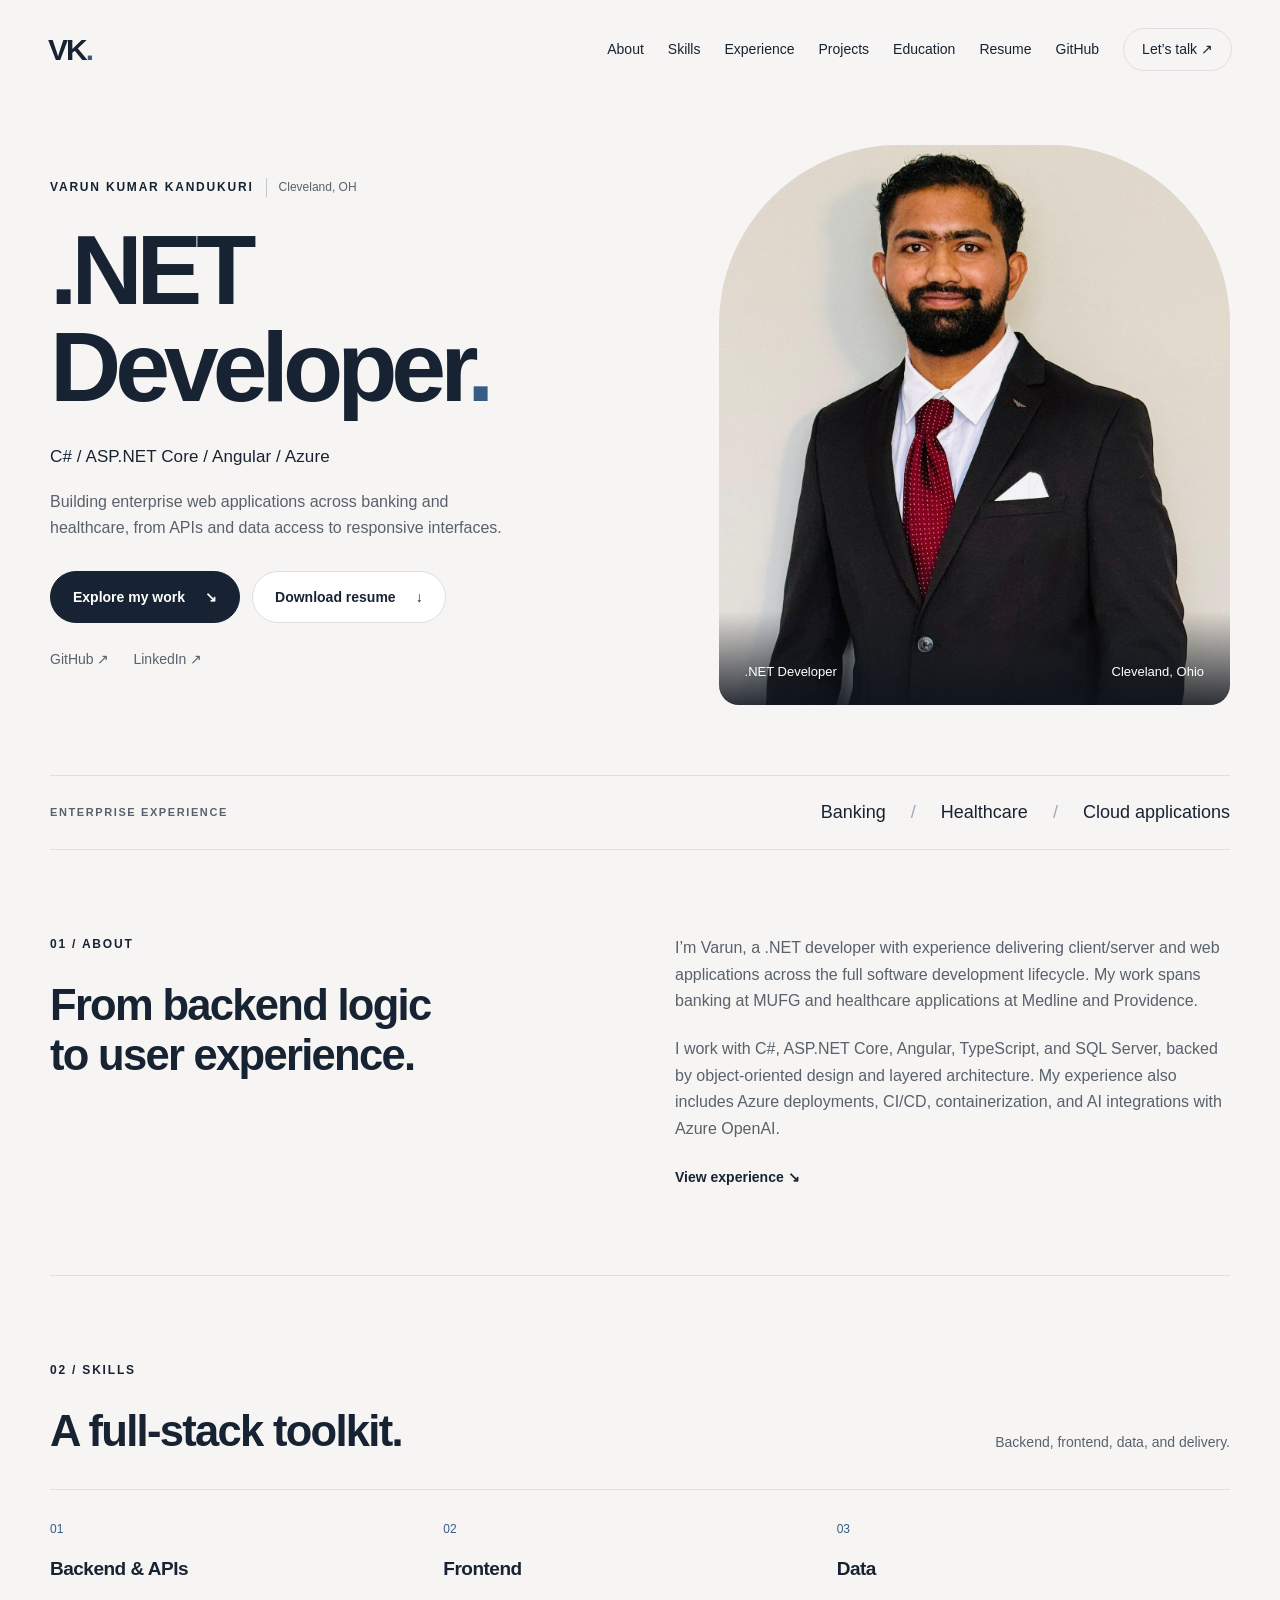
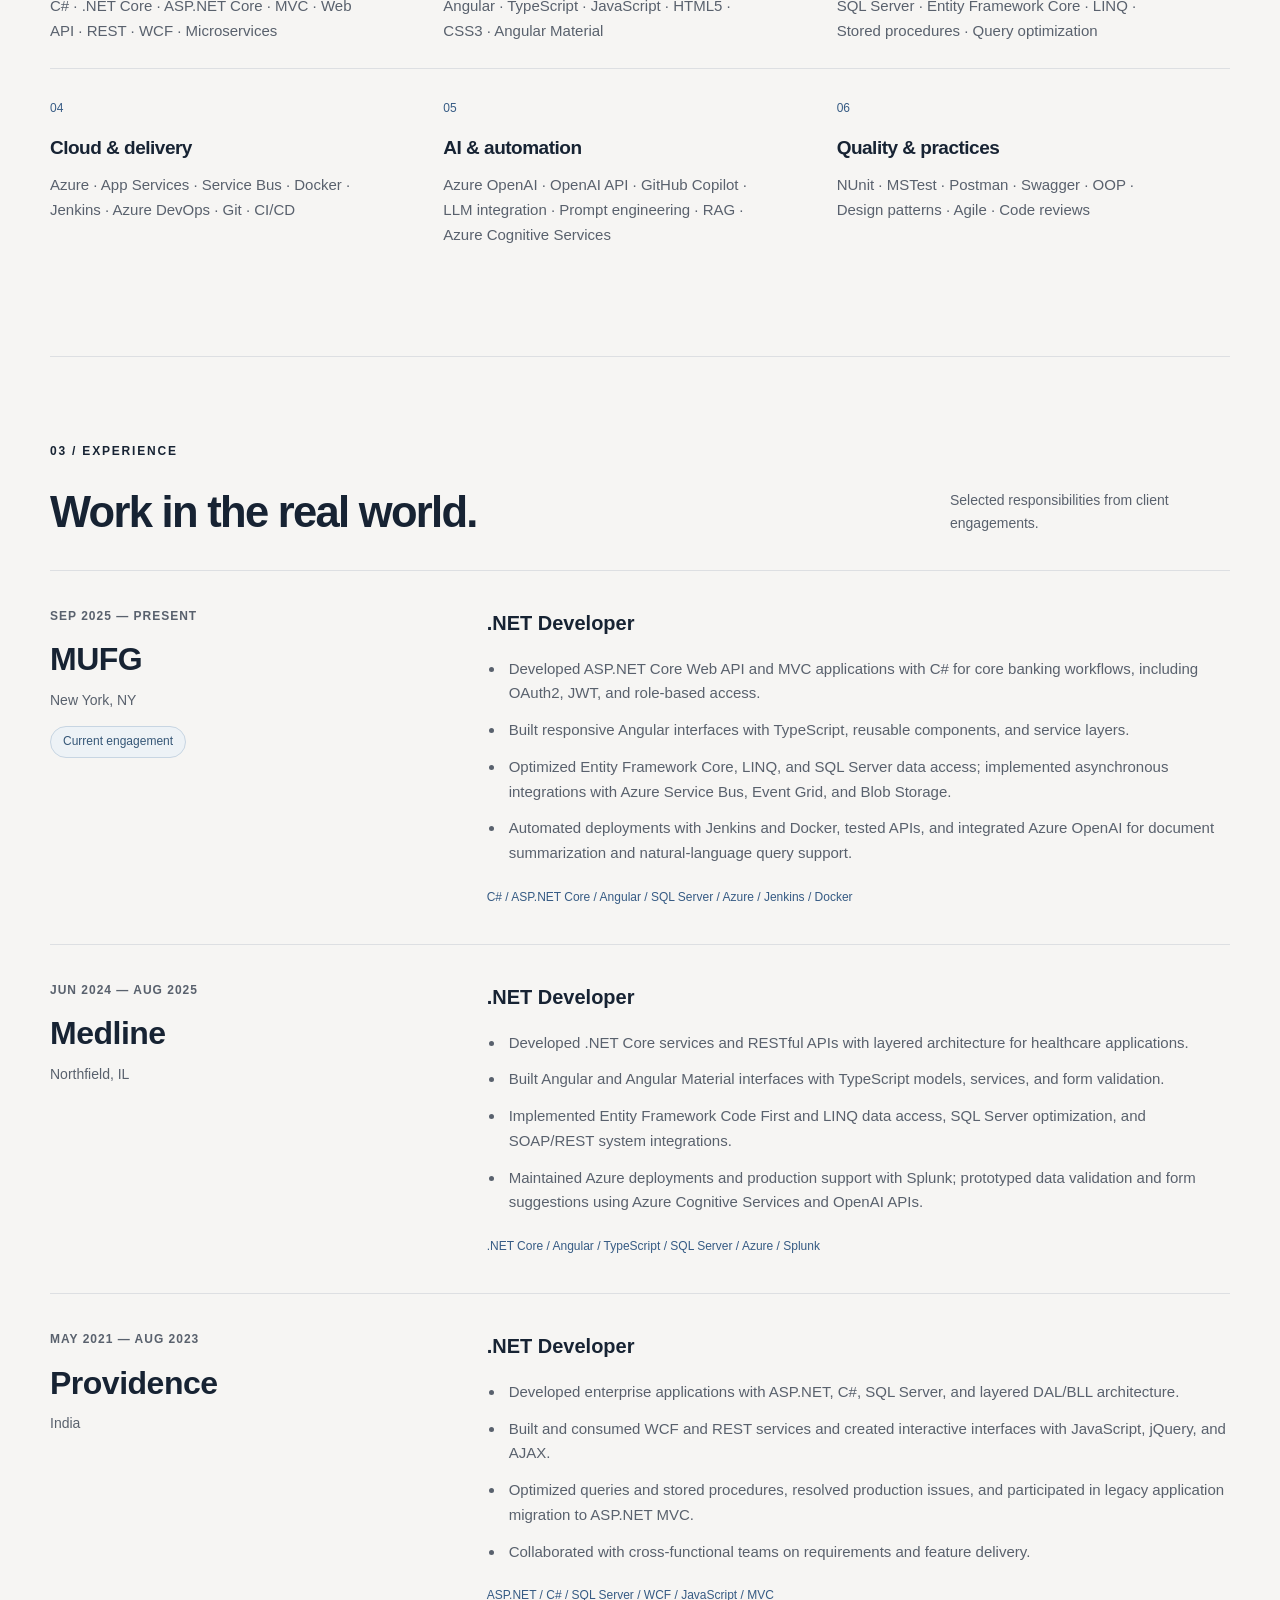
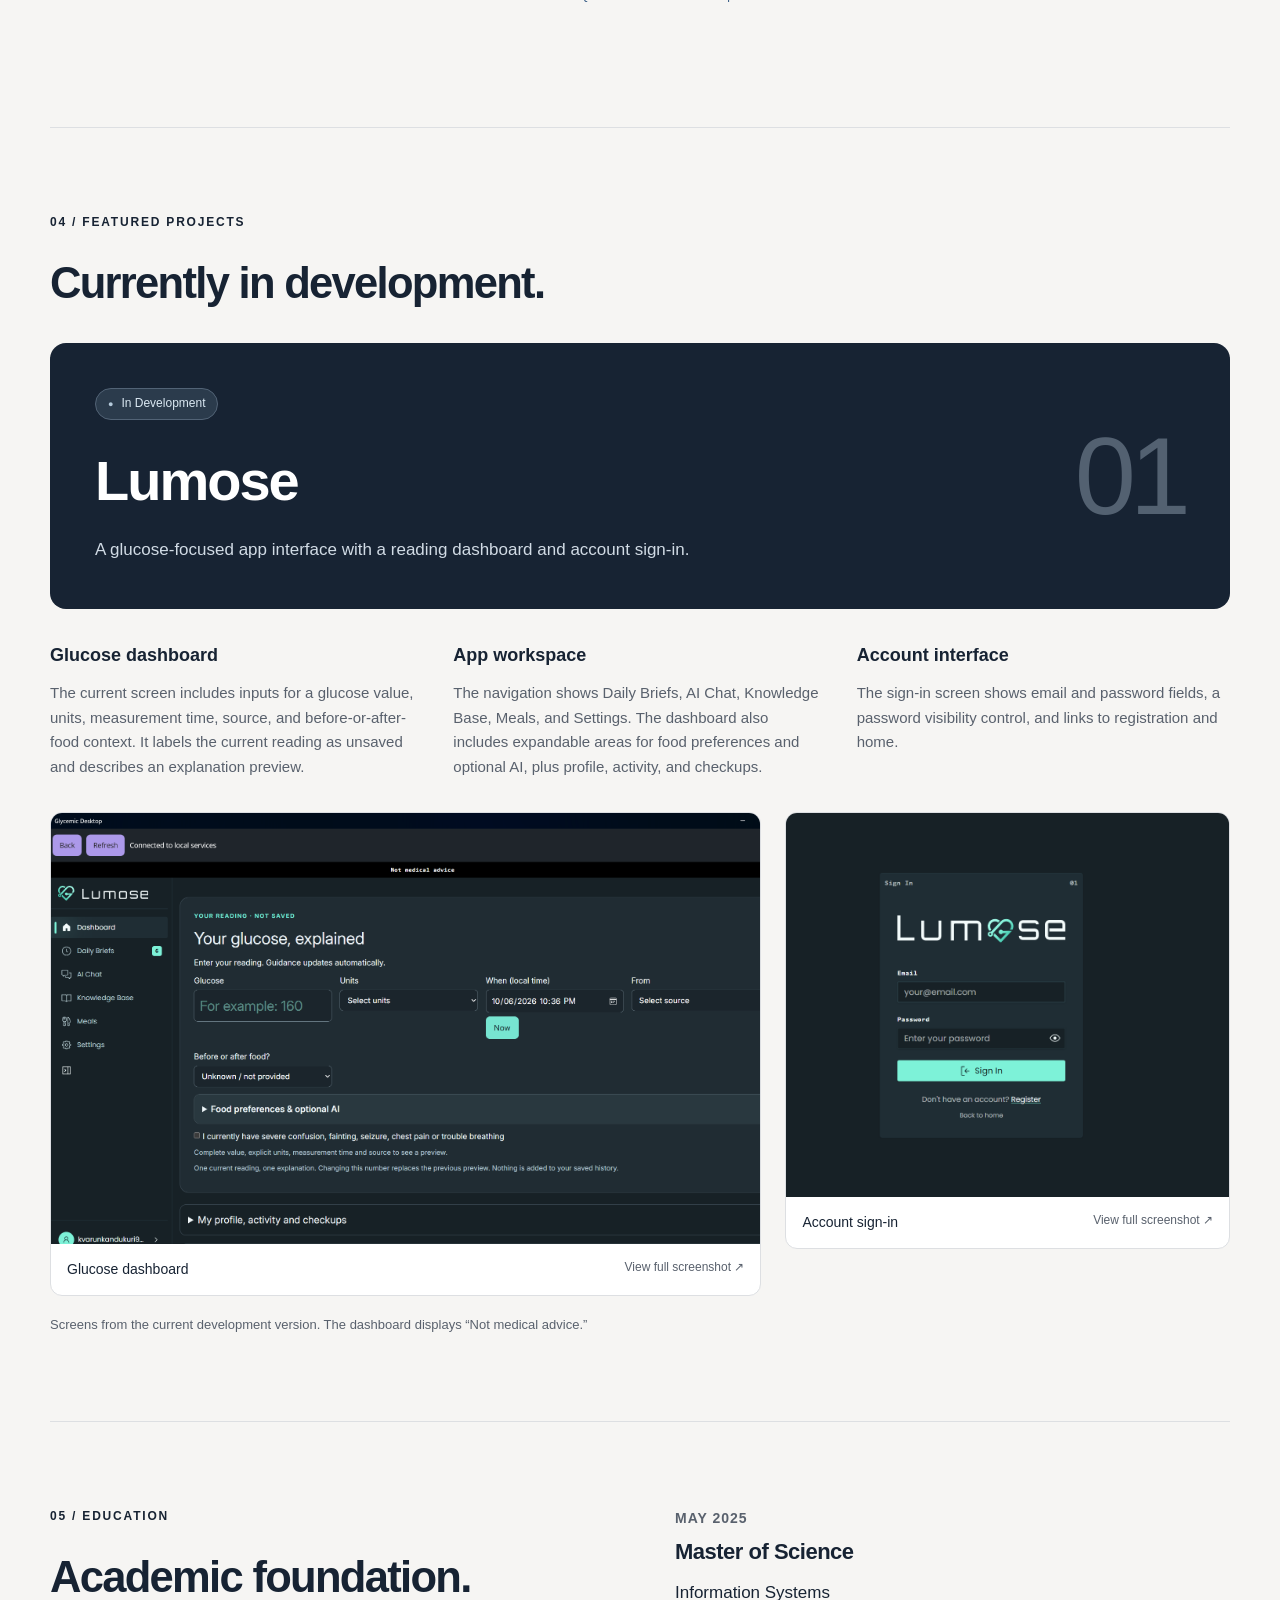
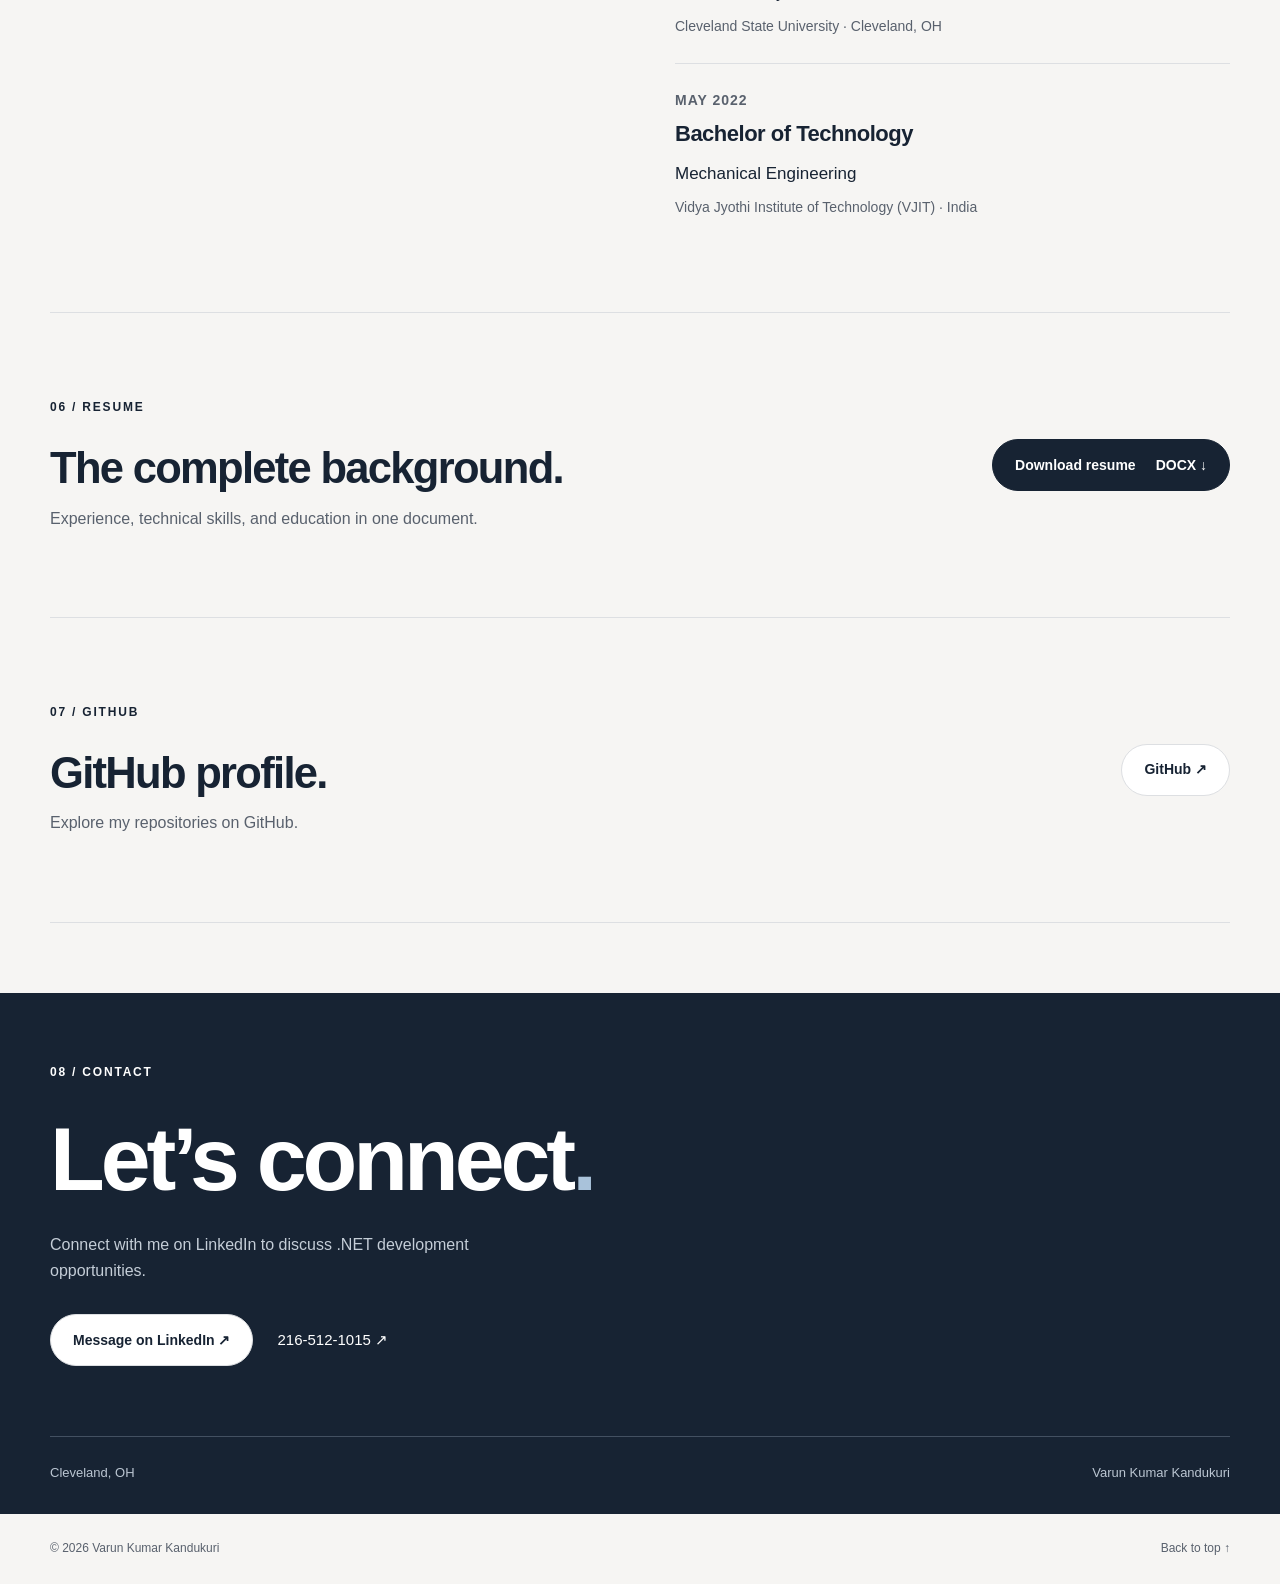
<file: index.html>
<!doctype html>
<html lang="en">
<head>
  <meta charset="UTF-8">
  <meta name="viewport" content="width=device-width, initial-scale=1">
  <meta name="description" content="Varun Kumar Kandukuri — .NET Developer in Cleveland, Ohio. Experience with C#, ASP.NET Core, Angular, SQL Server, Azure, and enterprise applications.">
  <meta name="theme-color" content="#172333">
  <title>Varun Kumar Kandukuri | .NET Developer</title>
  <link rel="icon" href="assets/favicon.svg" type="image/svg+xml">
  <link rel="stylesheet" href="styles.css">
  <script src="script.js" defer></script>
</head>
<body>
<a class="skip-link" href="#main">Skip to content</a>
<header class="header">
  <a class="wordmark" href="#home" aria-label="Varun Kandukuri home">VK<span>.</span></a>
  <button class="menu-toggle" aria-expanded="false" aria-controls="navigation" hidden>Menu <span aria-hidden="true">☰</span></button>
  <nav id="navigation" aria-label="Main navigation">
    <a href="#about">About</a><a href="#skills">Skills</a><a href="#experience">Experience</a><a href="#projects">Projects</a><a href="#education">Education</a><a href="#resume">Resume</a><a href="#github">GitHub</a><a class="nav-contact" href="#contact">Let’s talk ↗</a>
  </nav>
</header>
<main id="main">
  <section id="home" class="hero wrap" aria-labelledby="hero-title">
    <div class="hero-copy">
      <p class="eyebrow">VARUN KUMAR KANDUKURI <span class="location">Cleveland, OH</span></p>
      <h1 id="hero-title">.NET<br>Developer<span class="period">.</span></h1>
      <p class="hero-stack">C# / ASP.NET Core / Angular / Azure</p>
      <p class="hero-description">Building enterprise web applications across banking and healthcare, from APIs and data access to responsive interfaces.</p>
      <div class="actions"><a class="button primary" href="#experience">Explore my work <span aria-hidden="true">↘</span></a><a class="button secondary" href="assets/Varun-Kumar-Kandukuri-Resume.docx" download>Download resume <span aria-hidden="true">↓</span></a></div>
      <div class="social-links"><a data-github href="https://github.com/Varun-2009" target="_blank" rel="noopener noreferrer">GitHub  ↗</a><a href="https://www.linkedin.com/in/varun-kumar-kandukuri-3785932b9/" target="_blank" rel="noopener noreferrer">LinkedIn ↗</a></div>
    </div>
    <figure class="portrait"><img src="assets/varun-kandukuri.jpeg" alt="Professional portrait of Varun Kumar Kandukuri" width="1325" height="1600" fetchpriority="high"><figcaption><span>.NET Developer</span><span>Cleveland, Ohio</span></figcaption></figure>
  </section>
  <div class="industry-bar wrap"><span>ENTERPRISE EXPERIENCE</span><p>Banking <span aria-hidden="true">/</span> Healthcare <span aria-hidden="true">/</span> Cloud applications</p></div>
  <section id="about" class="section wrap split" aria-labelledby="about-title">
    <div><p class="eyebrow">01 / ABOUT</p><h2 id="about-title">From backend logic<br>to user experience.</h2></div>
    <div class="prose"><p>I’m Varun, a .NET developer with experience delivering client/server and web applications across the full software development lifecycle. My work spans banking at MUFG and healthcare applications at Medline and Providence.</p><p>I work with C#, ASP.NET Core, Angular, TypeScript, and SQL Server, backed by object-oriented design and layered architecture. My experience also includes Azure deployments, CI/CD, containerization, and AI integrations with Azure OpenAI.</p><a class="text-link" href="#experience">View experience <span aria-hidden="true">↘</span></a></div>
  </section>
  <section id="skills" class="section wrap" aria-labelledby="skills-title">
    <div class="section-heading"><div><p class="eyebrow">02 / SKILLS</p><h2 id="skills-title">A full-stack toolkit.</h2></div><p>Backend, frontend, data, and delivery.</p></div>
    <div class="skills-grid">
      <article class="skill"><span class="skill-index">01</span><h3>Backend & APIs</h3><p>C# · .NET Core · ASP.NET Core · MVC · Web API · REST · WCF · Microservices</p></article>
      <article class="skill"><span class="skill-index">02</span><h3>Frontend</h3><p>Angular · TypeScript · JavaScript · HTML5 · CSS3 · Angular Material</p></article>
      <article class="skill"><span class="skill-index">03</span><h3>Data</h3><p>SQL Server · Entity Framework Core · LINQ · Stored procedures · Query optimization</p></article>
      <article class="skill"><span class="skill-index">04</span><h3>Cloud & delivery</h3><p>Azure · App Services · Service Bus · Docker · Jenkins · Azure DevOps · Git · CI/CD</p></article>
      <article class="skill"><span class="skill-index">05</span><h3>AI & automation</h3><p>Azure OpenAI · OpenAI API · GitHub Copilot · LLM integration · Prompt engineering · RAG · Azure Cognitive Services</p></article>
      <article class="skill"><span class="skill-index">06</span><h3>Quality & practices</h3><p>NUnit · MSTest · Postman · Swagger · OOP · Design patterns · Agile · Code reviews</p></article>
    </div>
  </section>
  <section id="experience" class="section wrap" aria-labelledby="experience-title">
    <div class="section-heading"><div><p class="eyebrow">03 / EXPERIENCE</p><h2 id="experience-title">Work in the real world.</h2></div><p>Selected responsibilities from client engagements.</p></div>
    <article class="experience-row"><div class="experience-meta"><p class="date">SEP 2025 — PRESENT</p><h3>MUFG</h3><p>New York, NY</p><span class="badge">Current engagement</span></div><div><h4>.NET Developer</h4><ul><li>Developed ASP.NET Core Web API and MVC applications with C# for core banking workflows, including OAuth2, JWT, and role-based access.</li><li>Built responsive Angular interfaces with TypeScript, reusable components, and service layers.</li><li>Optimized Entity Framework Core, LINQ, and SQL Server data access; implemented asynchronous integrations with Azure Service Bus, Event Grid, and Blob Storage.</li><li>Automated deployments with Jenkins and Docker, tested APIs, and integrated Azure OpenAI for document summarization and natural-language query support.</li></ul><p class="technology-line">C# / ASP.NET Core / Angular / SQL Server / Azure / Jenkins / Docker</p></div></article>
    <article class="experience-row"><div class="experience-meta"><p class="date">JUN 2024 — AUG 2025</p><h3>Medline</h3><p>Northfield, IL</p></div><div><h4>.NET Developer</h4><ul><li>Developed .NET Core services and RESTful APIs with layered architecture for healthcare applications.</li><li>Built Angular and Angular Material interfaces with TypeScript models, services, and form validation.</li><li>Implemented Entity Framework Code First and LINQ data access, SQL Server optimization, and SOAP/REST system integrations.</li><li>Maintained Azure deployments and production support with Splunk; prototyped data validation and form suggestions using Azure Cognitive Services and OpenAI APIs.</li></ul><p class="technology-line">.NET Core / Angular / TypeScript / SQL Server / Azure / Splunk</p></div></article>
    <article class="experience-row"><div class="experience-meta"><p class="date">MAY 2021 — AUG 2023</p><h3>Providence</h3><p>India</p></div><div><h4>.NET Developer</h4><ul><li>Developed enterprise applications with ASP.NET, C#, SQL Server, and layered DAL/BLL architecture.</li><li>Built and consumed WCF and REST services and created interactive interfaces with JavaScript, jQuery, and AJAX.</li><li>Optimized queries and stored procedures, resolved production issues, and participated in legacy application migration to ASP.NET MVC.</li><li>Collaborated with cross-functional teams on requirements and feature delivery.</li></ul><p class="technology-line">ASP.NET / C# / SQL Server / WCF / JavaScript / MVC</p></div></article>
  </section>
  <section id="projects" class="section wrap" aria-labelledby="projects-title">
    <p class="eyebrow">04 / FEATURED PROJECTS</p><h2 id="projects-title">Currently in development.</h2>
    <article class="lumose-project" aria-labelledby="lumose-title">
      <div class="project-card"><div><span class="badge development"><span aria-hidden="true">●</span> In Development</span><h3 id="lumose-title">Lumose</h3><p class="project-summary">A glucose-focused app interface with a reading dashboard and account sign-in.</p></div><span class="project-number" aria-hidden="true">01</span></div>
      <div class="project-details">
        <div><h4>Glucose dashboard</h4><p>The current screen includes inputs for a glucose value, units, measurement time, source, and before-or-after-food context. It labels the current reading as unsaved and describes an explanation preview.</p></div>
        <div><h4>App workspace</h4><p>The navigation shows Daily Briefs, AI Chat, Knowledge Base, Meals, and Settings. The dashboard also includes expandable areas for food preferences and optional AI, plus profile, activity, and checkups.</p></div>
        <div><h4>Account interface</h4><p>The sign-in screen shows email and password fields, a password visibility control, and links to registration and home.</p></div>
      </div>
      <div class="project-gallery">
        <figure class="dashboard-preview"><a href="assets/lumose-dashboard.png" target="_blank" rel="noopener noreferrer" aria-label="View full Lumose dashboard screenshot"><img src="assets/lumose-dashboard.png" alt="Lumose dashboard showing glucose reading inputs and navigation to Daily Briefs, AI Chat, Knowledge Base, Meals, and Settings" width="1810" height="1101" loading="lazy"></a><figcaption>Glucose dashboard <span>View full screenshot ↗</span></figcaption></figure>
        <figure class="signin-preview"><a href="assets/lumose-signin.png" target="_blank" rel="noopener noreferrer" aria-label="View full Lumose sign-in screenshot"><img src="assets/lumose-signin.png" alt="Lumose sign-in screen with email and password fields and a registration link" width="1050" height="912" loading="lazy"></a><figcaption>Account sign-in <span>View full screenshot ↗</span></figcaption></figure>
      </div>
      <p class="project-note">Screens from the current development version. The dashboard displays “Not medical advice.”</p>
    </article>
  </section>
  <section id="education" class="section wrap split" aria-labelledby="education-title"><div><p class="eyebrow">05 / EDUCATION</p><h2 id="education-title">Academic foundation.</h2></div><div><article class="education-item"><p class="date">MAY 2025</p><h3>Master of Science</h3><p class="degree">Information Systems</p><p>Cleveland State University · Cleveland, OH</p></article><article class="education-item"><p class="date">MAY 2022</p><h3>Bachelor of Technology</h3><p class="degree">Mechanical Engineering</p><p>Vidya Jyothi Institute of Technology (VJIT) · India</p></article></div></section>
  <section id="resume" class="section wrap resource-section" aria-labelledby="resume-title"><div><p class="eyebrow">06 / RESUME</p><h2 id="resume-title">The complete background.</h2><p>Experience, technical skills, and education in one document.</p></div><a class="button primary" href="assets/Varun-Kumar-Kandukuri-Resume.docx" download>Download resume <span>DOCX ↓</span></a></section>
  <section id="github" class="section wrap resource-section" aria-labelledby="github-title"><div><p class="eyebrow">07 / GITHUB</p><h2 id="github-title">GitHub profile.</h2><p id="github-note">Explore my repositories on GitHub.</p></div><a class="button secondary" data-github href="https://github.com/Varun-2009" target="_blank" rel="noopener noreferrer">GitHub  ↗</a></section>
  <section id="contact" class="contact"><div class="wrap"><p class="eyebrow">08 / CONTACT</p><h2>Let’s connect<span>.</span></h2><p>Connect with me on LinkedIn to discuss .NET development opportunities.</p><div class="actions"><a class="button light" href="https://www.linkedin.com/in/varun-kumar-kandukuri-3785932b9/" target="_blank" rel="noopener noreferrer">Message on LinkedIn ↗</a><a class="phone" href="tel:+12165121015">216-512-1015 ↗</a></div><div class="contact-bottom"><span>Cleveland, OH</span><span>Varun Kumar Kandukuri</span></div></div></section>
</main>
<footer class="wrap"><span>© <span id="year">2026</span> Varun Kumar Kandukuri</span><a href="#home">Back to top ↑</a></footer>
</body>
</html>
</file>
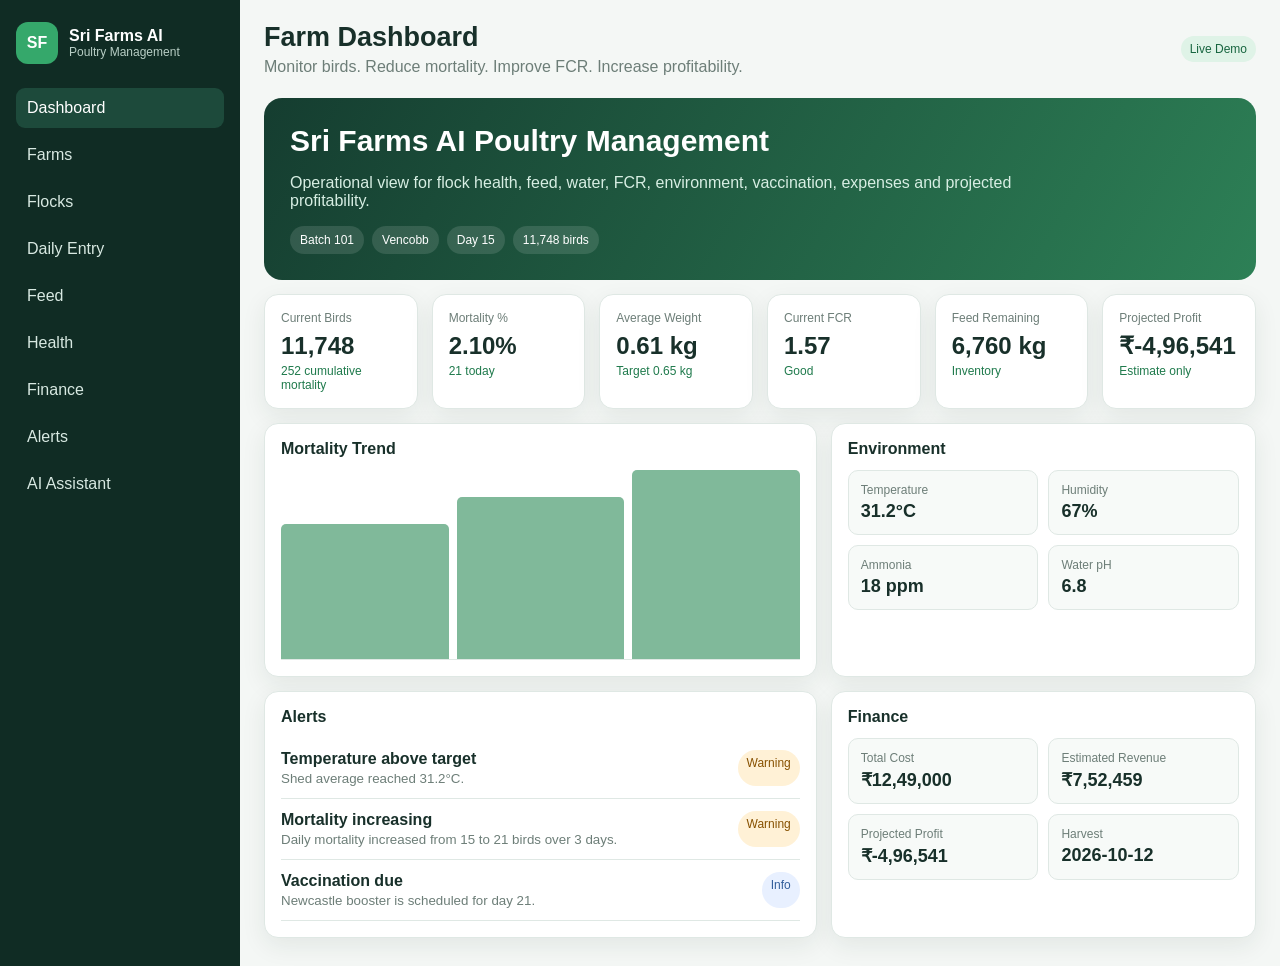
<file: sri-farms-ai/index.html>
<!doctype html>
<html lang="en">
<head>
<meta charset="utf-8" />
<meta name="viewport" content="width=device-width,initial-scale=1" />
<title>Sri Farms AI Poultry Management</title>
<style>
:root{--bg:#f4f7f5;--surface:#fff;--text:#18302a;--muted:#6d7e78;--line:#dfe8e4;--accent:#1f7a4c;--accent2:#e7f4ed;--warn:#b86b00;--danger:#b42318;--shadow:0 8px 24px rgba(24,48,42,.08)}*{box-sizing:border-box}body{margin:0;font-family:Inter,Segoe UI,Arial,sans-serif;background:var(--bg);color:var(--text)}button,input,select{font:inherit}.app{display:grid;grid-template-columns:240px 1fr;min-height:100vh}.side{background:#102c24;color:#fff;padding:22px 16px}.brand{display:flex;gap:11px;align-items:center;margin-bottom:24px}.logo{width:42px;height:42px;border-radius:12px;background:#35a86b;display:grid;place-items:center;font-weight:800}.brand span{display:block;font-size:12px;color:#b8cec5}.nav{display:grid;gap:7px}.nav button{border:0;background:transparent;color:#d8e9e2;text-align:left;padding:11px;border-radius:9px;cursor:pointer}.nav button.active,.nav button:hover{background:#1d4a3b;color:#fff}main{padding:0 24px 28px}.top{display:flex;justify-content:space-between;align-items:center;padding:22px 0}.top h1{margin:0;font-size:27px}.top p{margin:5px 0 0;color:var(--muted)}.badge{font-size:12px;padding:6px 9px;border-radius:999px;background:#dff3e7;color:#17653f}.hero{padding:26px;border-radius:18px;background:linear-gradient(120deg,#153d30,#2d8056);color:#fff}.hero h2{margin:0 0 9px;font-size:30px}.hero p{color:#d7eee3;max-width:780px}.pills{display:flex;gap:8px;flex-wrap:wrap;margin-top:15px}.pill{padding:7px 10px;border-radius:999px;background:rgba(255,255,255,.12);font-size:12px}.grid{display:grid;gap:14px}.kpis{grid-template-columns:repeat(6,minmax(130px,1fr));margin-top:14px}.two{grid-template-columns:1.3fr 1fr;margin-top:14px}.card{background:var(--surface);border:1px solid var(--line);border-radius:14px;padding:16px;box-shadow:var(--shadow)}.label{font-size:12px;color:var(--muted)}.value{font-size:24px;font-weight:750;margin:7px 0 4px}.trend{font-size:12px;color:var(--accent)}.section{display:flex;justify-content:space-between;align-items:center;margin-bottom:12px}.section h3{margin:0;font-size:16px}.metric{display:grid;grid-template-columns:1fr 1fr;gap:10px}.metric div{background:#f7faf8;border:1px solid var(--line);padding:12px;border-radius:10px}.metric span{display:block;font-size:12px;color:var(--muted)}.metric strong{display:block;margin-top:4px;font-size:18px}.chart{height:190px;display:flex;align-items:flex-end;gap:8px;border-bottom:1px solid var(--line)}.bar{flex:1;background:#80b99a;border-radius:5px 5px 0 0;min-height:8px}.alert{display:flex;justify-content:space-between;gap:14px;padding:12px 0;border-bottom:1px solid var(--line)}.alert small{display:block;color:var(--muted);margin-top:3px}.warn{background:#fff1d6;color:#875100}.danger{background:#ffe4e2;color:#9d231c}.info{background:#e8f0ff;color:#315d9a}.table{width:100%;border-collapse:collapse;font-size:13px}.table th,.table td{padding:10px 8px;border-bottom:1px solid var(--line);text-align:left}.table th{color:var(--muted)}.hidden{display:none}.form{display:grid;grid-template-columns:repeat(3,1fr);gap:10px}.field{display:grid;gap:5px}.field label{font-size:12px;color:var(--muted)}.field input,.field select{padding:10px;border:1px solid var(--line);border-radius:8px}.primary{background:var(--accent);color:#fff;border:0;padding:10px 14px;border-radius:9px;cursor:pointer}.chat{display:grid;gap:10px}.chatlog{min-height:280px;display:grid;align-content:start;gap:9px}.msg{padding:10px 12px;border-radius:10px;max-width:78%}.user{justify-self:end;background:#dff1e8}.ai{background:#f4f6f5;border:1px solid var(--line)}.chatrow{display:flex;gap:8px}.chatrow input{flex:1;padding:11px;border:1px solid var(--line);border-radius:9px}@media(max-width:1100px){.kpis{grid-template-columns:repeat(3,1fr)}}@media(max-width:760px){.app{grid-template-columns:1fr}.side{padding-bottom:16px}.nav{grid-template-columns:repeat(2,1fr)}main{padding:0 14px 24px}.top{align-items:flex-start;flex-direction:column;gap:10px}.kpis,.two,.form{grid-template-columns:1fr}}
</style>
</head>
<body>
<div class="app">
<aside class="side"><div class="brand"><div class="logo">SF</div><div><strong>Sri Farms AI</strong><span>Poultry Management</span></div></div><div class="nav" id="nav"></div></aside>
<main><header class="top"><div><h1 id="title">Farm Dashboard</h1><p>Monitor birds. Reduce mortality. Improve FCR. Increase profitability.</p></div><span class="badge">Live Demo</span></header><section id="content"></section></main>
</div>
<script>
const db={farm:{name:'Sri Farms - Chinnagudur',capacity:12000,sheds:2,integrator:'Sneha'},flock:{id:101,breed:'Vencobb',birds:11748,initial:12000,age:15,avgWeight:.61,targetWeight:.65,feedKg:11240,harvest:'2026-10-12'},daily:[{date:'2026-09-13',mortality:15,feed:860,water:1480,temp:30.1,humidity:62,ammonia:13,ph:6.7},{date:'2026-09-14',mortality:18,feed:900,water:1540,temp:30.5,humidity:64,ammonia:15,ph:6.8},{date:'2026-09-15',mortality:21,feed:940,water:1620,temp:31.2,humidity:67,ammonia:18,ph:6.8}],expenses:[420000,730000,27000,35000,22000,15000],feed:[{type:'Starter',purchased:8000,used:5550},{type:'Grower',purchased:10000,used:5690}],alerts:[{s:'Warning',t:'Temperature above target',d:'Shed average reached 31.2°C.'},{s:'Warning',t:'Mortality increasing',d:'Daily mortality increased from 15 to 21 birds over 3 days.'},{s:'Info',t:'Vaccination due',d:'Newcastle booster is scheduled for day 21.'}]};
const pages=['Dashboard','Farms','Flocks','Daily Entry','Feed','Health','Finance','Alerts','AI Assistant'];let current='Dashboard';
const $=s=>document.querySelector(s);const money=v=>'₹'+Math.round(v).toLocaleString('en-IN');
function calc(){const f=db.flock,m=f.initial-f.birds,live=f.birds*f.avgWeight,fcr=f.feedKg/live,spent=db.expenses.reduce((a,b)=>a+b,0),rev=live*105;return{m,live,fcr,spent,rev,profit:rev-spent,d:db.daily.at(-1)}}
function kpi(l,v,t=''){return`<div class="card"><div class="label">${l}</div><div class="value">${v}</div><div class="trend">${t}</div></div>`}
function dashboard(){const c=calc(),d=c.d,rem=db.feed.reduce((s,x)=>s+x.purchased-x.used,0);return`<div class="hero"><h2>Sri Farms AI Poultry Management</h2><p>Operational view for flock health, feed, water, FCR, environment, vaccination, expenses and projected profitability.</p><div class="pills"><span class="pill">Batch ${db.flock.id}</span><span class="pill">${db.flock.breed}</span><span class="pill">Day ${db.flock.age}</span><span class="pill">${db.flock.birds.toLocaleString()} birds</span></div></div><div class="grid kpis">${kpi('Current Birds',db.flock.birds.toLocaleString(),c.m+' cumulative mortality')}${kpi('Mortality %',(c.m/db.flock.initial*100).toFixed(2)+'%',d.mortality+' today')}${kpi('Average Weight',db.flock.avgWeight+' kg','Target '+db.flock.targetWeight+' kg')}${kpi('Current FCR',c.fcr.toFixed(2),c.fcr<1.7?'Good':'Needs attention')}${kpi('Feed Remaining',rem.toLocaleString()+' kg','Inventory')}${kpi('Projected Profit',money(c.profit),'Estimate only')}</div><div class="grid two"><div class="card"><div class="section"><h3>Mortality Trend</h3></div><div class="chart">${db.daily.map(x=>`<div class="bar" style="height:${x.mortality/21*100}%" title="${x.mortality} birds"></div>`).join('')}</div></div><div class="card"><div class="section"><h3>Environment</h3></div><div class="metric"><div><span>Temperature</span><strong>${d.temp}°C</strong></div><div><span>Humidity</span><strong>${d.humidity}%</strong></div><div><span>Ammonia</span><strong>${d.ammonia} ppm</strong></div><div><span>Water pH</span><strong>${d.ph}</strong></div></div></div></div><div class="grid two"><div class="card"><div class="section"><h3>Alerts</h3></div>${db.alerts.map(a=>`<div class="alert"><div><strong>${a.t}</strong><small>${a.d}</small></div><span class="badge ${a.s==='Warning'?'warn':'info'}">${a.s}</span></div>`).join('')}</div><div class="card"><div class="section"><h3>Finance</h3></div><div class="metric"><div><span>Total Cost</span><strong>${money(c.spent)}</strong></div><div><span>Estimated Revenue</span><strong>${money(c.rev)}</strong></div><div><span>Projected Profit</span><strong>${money(c.profit)}</strong></div><div><span>Harvest</span><strong>${db.flock.harvest}</strong></div></div></div></div>`}
function farms(){return`<div class="card"><div class="section"><h3>Farms</h3></div><table class="table"><tr><th>Name</th><th>Capacity</th><th>Sheds</th><th>Integrator</th></tr><tr><td>${db.farm.name}</td><td>${db.farm.capacity.toLocaleString()}</td><td>${db.farm.sheds}</td><td>${db.farm.integrator}</td></tr></table></div>`}
function flocks(){return`<div class="card"><div class="section"><h3>Flocks / Batches</h3></div><table class="table"><tr><th>Batch</th><th>Breed</th><th>Birds</th><th>Age</th><th>Weight</th><th>Harvest</th></tr><tr><td>${db.flock.id}</td><td>${db.flock.breed}</td><td>${db.flock.birds.toLocaleString()}</td><td>${db.flock.age} days</td><td>${db.flock.avgWeight} kg</td><td>${db.flock.harvest}</td></tr></table></div>`}
function daily(){return`<div class="card"><h3>Daily Farm Entry</h3><div class="form"><div class="field"><label>Mortality</label><input id="mort" type="number" value="21"></div><div class="field"><label>Feed (kg)</label><input id="feed" type="number" value="940"></div><div class="field"><label>Water (L)</label><input id="water" type="number" value="1620"></div><div class="field"><label>Temperature °C</label><input id="temp" type="number" value="31.2"></div><div class="field"><label>Humidity %</label><input id="hum" type="number" value="67"></div><div class="field"><label>Ammonia ppm</label><input id="ammo" type="number" value="18"></div></div><p><button class="primary" onclick="saveDaily()">Save Daily Record</button></p><small class="label">This GitHub Pages demo updates in your browser only. The production project connects these screens to SQL Server/EF Core APIs.</small></div>`}
function feed(){const rem=db.feed.reduce((s,x)=>s+x.purchased-x.used,0);return`<div class="card"><div class="section"><h3>Feed Inventory</h3><span class="badge">${rem.toLocaleString()} kg remaining</span></div><table class="table"><tr><th>Type</th><th>Purchased</th><th>Used</th><th>Remaining</th></tr>${db.feed.map(x=>`<tr><td>${x.type}</td><td>${x.purchased} kg</td><td>${x.used} kg</td><td>${x.purchased-x.used} kg</td></tr>`).join('')}</table></div>`}
function health(){return`<div class="grid two"><div class="card"><h3>Vaccination</h3><div class="alert"><div><strong>Newcastle Disease</strong><small>Day 7</small></div><span class="badge">Completed</span></div><div class="alert"><div><strong>IBD / Gumboro</strong><small>Day 14</small></div><span class="badge">Completed</span></div><div class="alert"><div><strong>Newcastle Booster</strong><small>Day 21</small></div><span class="badge warn">Upcoming</span></div></div><div class="card"><h3>Medicine</h3><div class="alert"><div><strong>Electrolyte Support</strong><small>Heat stress support</small></div><span class="badge">Active</span></div></div></div>`}
function finance(){const c=calc();return`<div class="grid kpis">${kpi('Total Cost',money(c.spent))}${kpi('Estimated Revenue',money(c.rev))}${kpi('Projected Profit',money(c.profit))}${kpi('Cost / Bird',money(c.spent/db.flock.birds))}</div>`}
function alerts(){return`<div class="card"><div class="section"><h3>Active Alerts</h3></div>${db.alerts.map(a=>`<div class="alert"><div><strong>${a.t}</strong><small>${a.d}</small></div><span class="badge ${a.s==='Warning'?'warn':'info'}">${a.s}</span></div>`).join('')}</div>`}
function ai(){return`<div class="card chat"><h3>AI Poultry Assistant</h3><div id="chatlog" class="chatlog"><div class="msg ai">Ask about FCR, mortality, feed, water, or projected profit.</div></div><div class="chatrow"><input id="q" placeholder="Why did mortality increase?" onkeydown="if(event.key==='Enter')askAI()"><button class="primary" onclick="askAI()">Ask</button></div></div>`}
function askAI(){const q=$('#q').value.trim();if(!q)return;const c=calc(),l=q.toLowerCase();let a='I can answer from the current farm records.';if(l.includes('fcr'))a=`Current calculated FCR is ${c.fcr.toFixed(2)} based on cumulative feed and estimated live weight.`;else if(l.includes('mortality'))a=`Cumulative mortality is ${c.m} birds. Recent daily mortality is ${db.daily.map(x=>x.mortality).join(' → ')} birds, so the trend should be reviewed with temperature, water, feed and veterinary observations.`;else if(l.includes('feed'))a=`Current feed stock remaining is ${db.feed.reduce((s,x)=>s+x.purchased-x.used,0).toLocaleString()} kg.`;else if(l.includes('profit')||l.includes('revenue'))a=`Estimated revenue is ${money(c.rev)} and projected profit is ${money(c.profit)} using the demo sale-price assumption.`;const log=$('#chatlog');log.innerHTML+=`<div class="msg user">${q.replace(/[<>]/g,'')}</div><div class="msg ai">${a}</div>`;$('#q').value=''}
function saveDaily(){const r={date:new Date().toISOString().slice(0,10),mortality:+$('#mort').value,feed:+$('#feed').value,water:+$('#water').value,temp:+$('#temp').value,humidity:+$('#hum').value,ammonia:+$('#ammo').value,ph:6.8};db.daily.push(r);db.flock.birds=Math.max(0,db.flock.birds-r.mortality);db.flock.feedKg+=r.feed;alert('Daily record saved in this live demo session.');render()}
function render(){const map={'Dashboard':dashboard,'Farms':farms,'Flocks':flocks,'Daily Entry':daily,'Feed':feed,'Health':health,'Finance':finance,'Alerts':alerts,'AI Assistant':ai};$('#title').textContent=current==='Dashboard'?'Farm Dashboard':current;$('#content').innerHTML=map[current]();document.querySelectorAll('.nav button').forEach(b=>b.classList.toggle('active',b.dataset.p===current))}
$('#nav').innerHTML=pages.map(p=>`<button data-p="${p}">${p}</button>`).join('');document.querySelectorAll('.nav button').forEach(b=>b.onclick=()=>{current=b.dataset.p;render()});render();
</script>
</body>
</html>
</file>
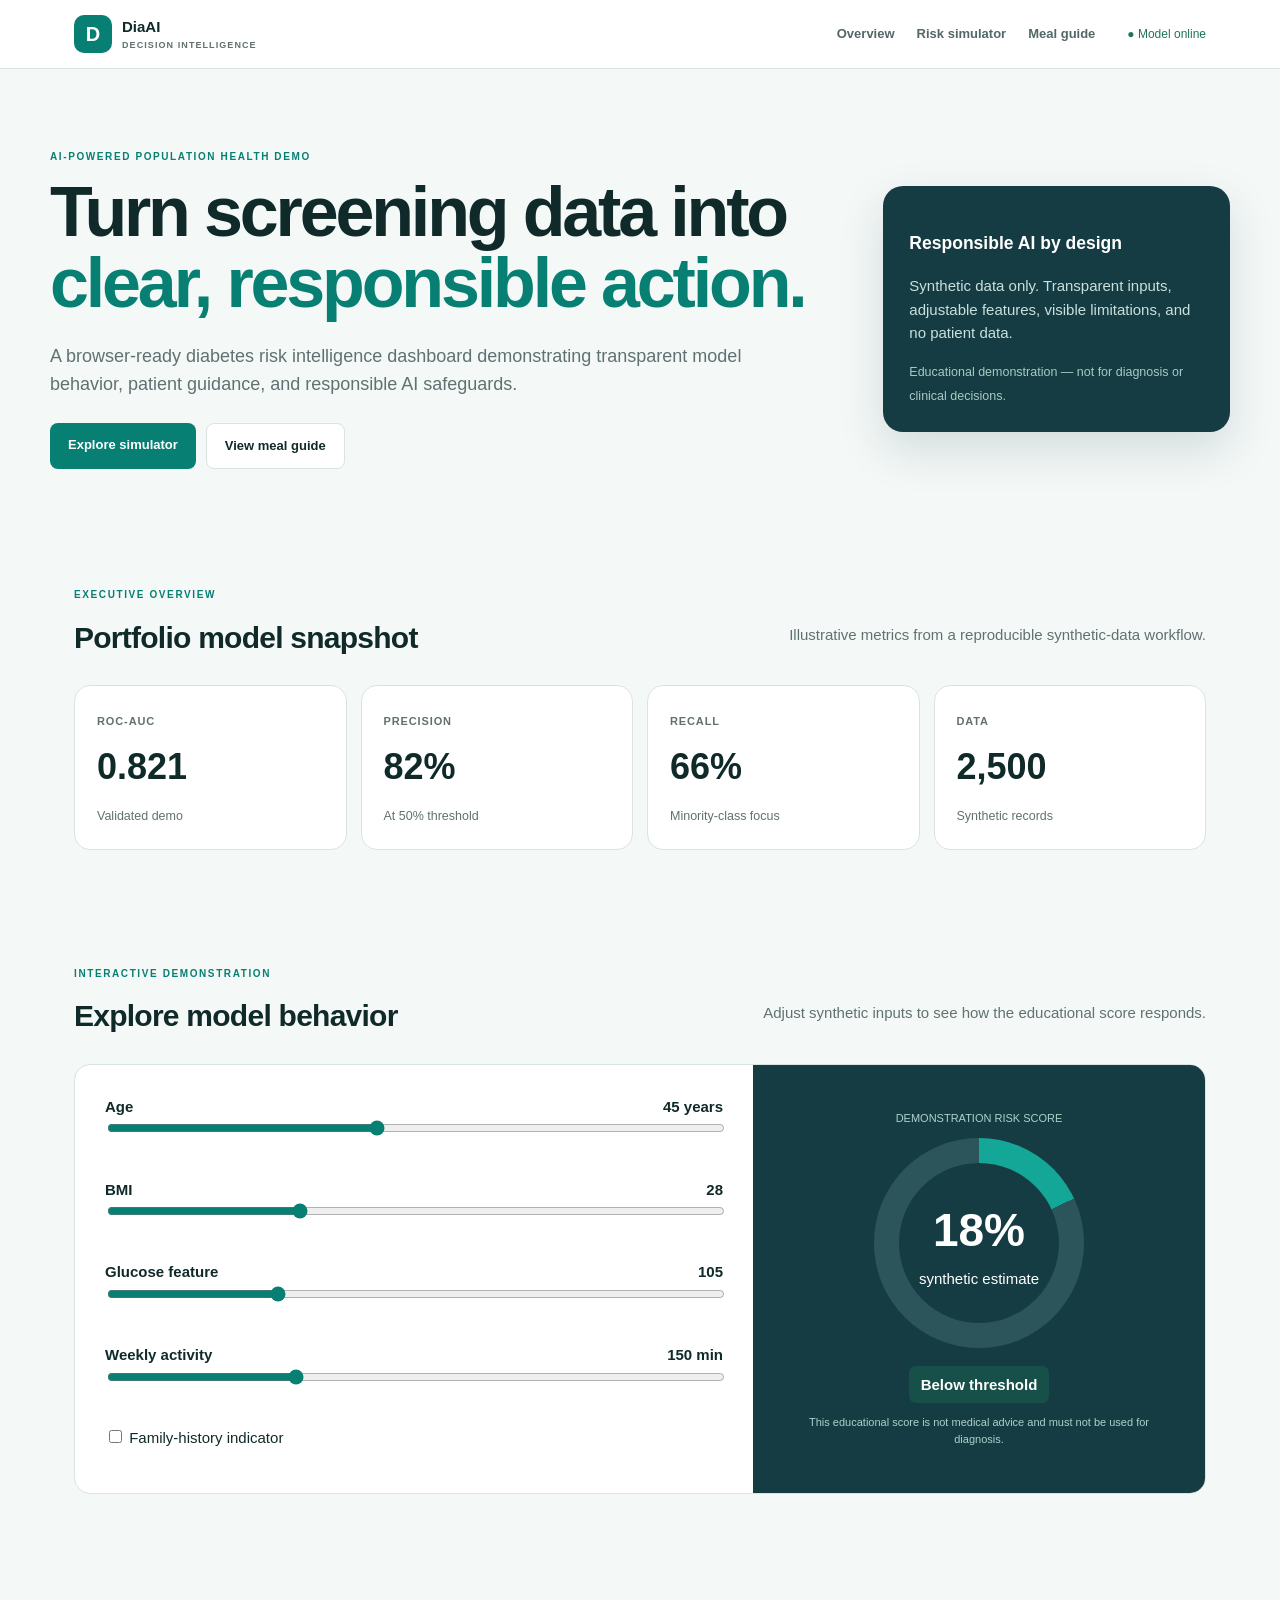
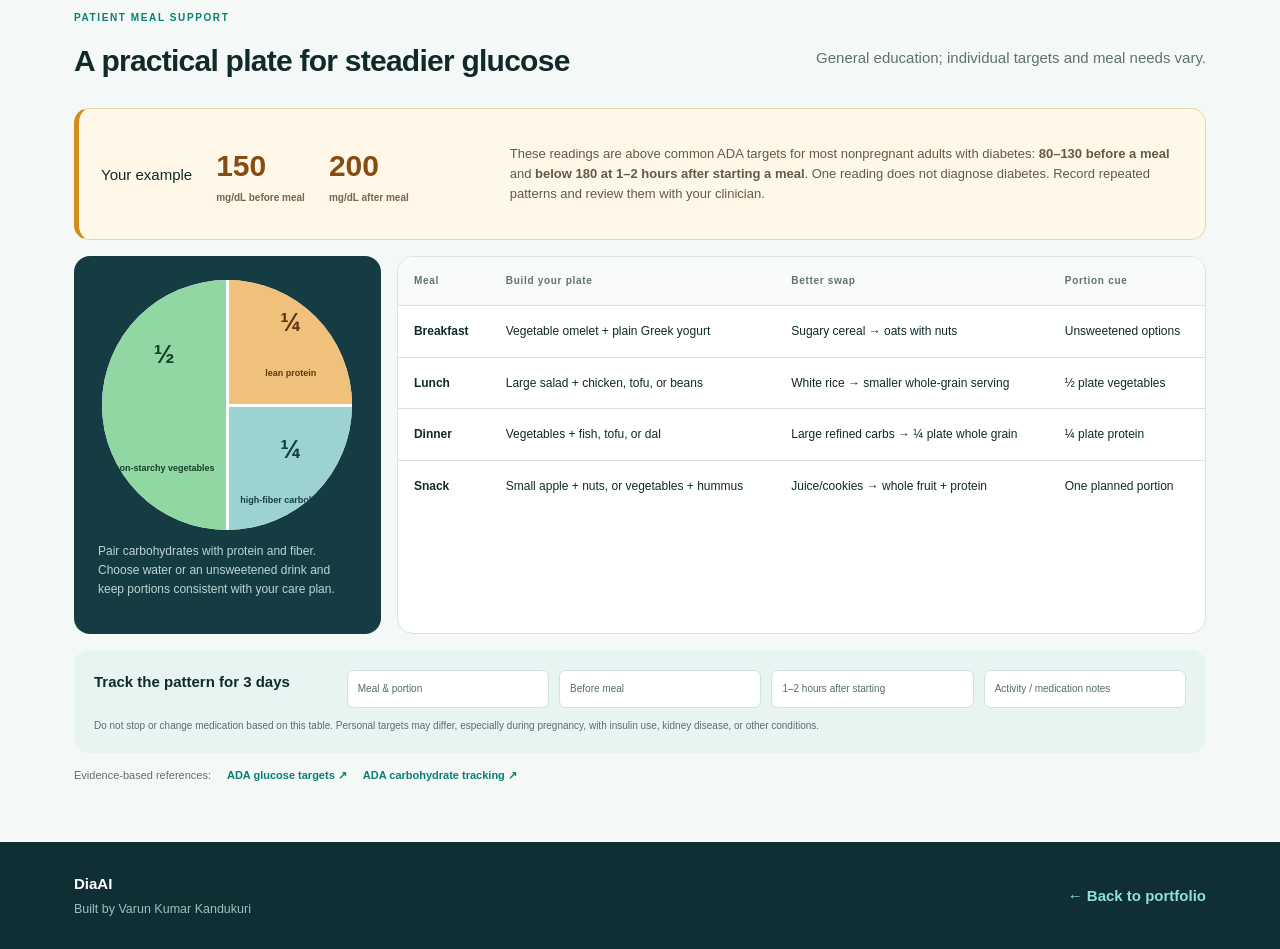
<file: projects/ai-diabetes-risk-dashboard/index.html>
<!doctype html>
<html lang="en">
<head>
<meta charset="utf-8">
<meta name="viewport" content="width=device-width,initial-scale=1">
<title>DiaAI — Diabetes Risk Dashboard</title>
<meta name="description" content="Interactive diabetes risk and patient meal guidance dashboard by Varun Kumar Kandukuri.">
<style>
:root{--ink:#102a2a;--muted:#607171;--line:#d9e4e2;--paper:#f4f8f7;--white:#fff;--teal:#087f73;--teal2:#14a696;--navy:#163c43;--amber:#d18d19}*{box-sizing:border-box}html{scroll-behavior:smooth}body{margin:0;background:var(--paper);color:var(--ink);font:15px/1.55 Arial,sans-serif}a{color:inherit;text-decoration:none}.wrap{max-width:1180px;margin:auto;padding:0 24px}.top{position:sticky;top:0;z-index:9;background:#fffffff2;border-bottom:1px solid var(--line);backdrop-filter:blur(10px)}.top .wrap{height:68px;display:flex;align-items:center;gap:32px}.brand{font-weight:800;display:flex;align-items:center;gap:10px}.mark{display:grid;place-items:center;width:38px;height:38px;border-radius:10px;background:var(--teal);color:#fff;font-size:20px}.brand small{display:block;color:var(--muted);font-size:9px;letter-spacing:.12em}.top nav{display:flex;gap:22px;margin-left:auto;font-size:13px;font-weight:700;color:#526866}.online{font-size:12px;color:#217454}.hero{padding:80px 0 60px;display:grid;grid-template-columns:1.45fr .65fr;gap:60px;align-items:center}.eyebrow{color:var(--teal);font-size:10px;letter-spacing:.16em;font-weight:900;margin:0 0 12px}.hero h1{font-size:clamp(42px,6vw,70px);line-height:1.02;letter-spacing:-.045em;margin:0}.hero h1 span{color:var(--teal)}.lede{font-size:18px;color:var(--muted);max-width:720px;margin:24px 0}.actions{display:flex;gap:10px;flex-wrap:wrap}.btn{display:inline-block;padding:12px 18px;border-radius:8px;font-weight:800;font-size:13px}.primary{background:var(--teal);color:#fff}.secondary{background:#fff;border:1px solid var(--line)}.safety{background:var(--navy);color:#fff;border-radius:20px;padding:26px;box-shadow:0 18px 45px #163c4325}.safety p{color:#c9e0dc}.safety small{color:#a8cac5}.section{padding:58px 0}.head{display:flex;justify-content:space-between;align-items:end;margin-bottom:24px}.head h2{font-size:30px;margin:0;letter-spacing:-.025em}.head>p{color:var(--muted);max-width:460px}.kpis{display:grid;grid-template-columns:repeat(4,1fr);gap:14px}.card,.panel,.tablebox{background:#fff;border:1px solid var(--line);border-radius:16px}.card{padding:22px}.card span{font-size:11px;letter-spacing:.08em;color:var(--muted);font-weight:800}.card strong{display:block;font-size:36px;margin:8px 0}.card small{color:var(--muted)}.sim{display:grid;grid-template-columns:1.2fr .8fr;overflow:hidden}.controls{padding:30px;display:grid;gap:22px}.slider span{display:flex;justify-content:space-between;font-weight:800}.slider input{width:100%;accent-color:var(--teal)}.score{background:var(--navy);color:#fff;padding:34px;display:flex;flex-direction:column;align-items:center;justify-content:center}.gauge{width:210px;height:210px;border-radius:50%;display:grid;place-items:center;background:conic-gradient(var(--teal2) var(--score),#2c555b 0);position:relative}.gauge:before{content:"";position:absolute;width:160px;height:160px;border-radius:50%;background:var(--navy)}.gauge div{position:relative;text-align:center}.gauge strong{display:block;font-size:46px}.score p{font-size:11px;color:#aed0cc;text-align:center}.result{margin-top:18px;padding:7px 12px;border-radius:7px;background:#174f49;font-weight:800}.alert{background:#fff8e9;border:1px solid #edd7a2;border-left:5px solid var(--amber);border-radius:15px;padding:22px;display:grid;grid-template-columns:.8fr 1.4fr;gap:24px;align-items:center}.numbers{display:flex;gap:24px;align-items:center}.numbers strong{font-size:30px;color:#874c12}.numbers small{display:block;font-size:10px;color:#776550}.alert p{font-size:13px;color:#655944}.mealgrid{display:grid;grid-template-columns:.55fr 1.45fr;gap:16px;margin-top:16px}.platecard{background:var(--navy);border-radius:16px;padding:24px;color:#fff}.plate{aspect-ratio:1;border-radius:50%;overflow:hidden;display:grid;grid-template-columns:1fr 1fr;grid-template-rows:1fr 1fr;gap:3px;background:#fff;max-width:250px;margin:auto}.plate span{display:grid;place-items:center;text-align:center;font-size:25px;font-weight:900;padding:10px}.plate small{font-size:9px}.veg{grid-row:1/3;background:#91d7a3;color:#173f29}.protein{background:#f0c17b;color:#5a3911}.carb{background:#9cd2d0;color:#153f43}.platecard p{font-size:12px;color:#bdd5d2}.tablebox{overflow:auto}table{width:100%;border-collapse:collapse}th,td{text-align:left;padding:16px;border-bottom:1px solid var(--line);font-size:12px}th{background:#f8fbfa;color:var(--muted);font-size:10px;letter-spacing:.07em}tr:last-child td{border:0}.track{background:#e8f4f2;margin-top:16px;border-radius:15px;padding:20px}.trackgrid{display:grid;grid-template-columns:1.2fr repeat(4,1fr);gap:10px}.trackgrid span{background:#fff;border:1px solid #cfe2df;border-radius:7px;padding:10px;font-size:10px;color:#506d68}.track p{font-size:10px;color:#56706c;margin-bottom:0}.sources{display:flex;gap:16px;flex-wrap:wrap;margin-top:14px;font-size:11px;color:var(--muted)}.sources a{color:var(--teal);font-weight:800}footer{background:#102f34;color:#fff;padding:30px 0}.foot{display:flex;justify-content:space-between;gap:20px;align-items:center}.foot small{color:#9fc0bc}.foot a{color:#8fe1d7;font-weight:800}@media(max-width:820px){.top nav{display:none}.hero,.sim,.alert,.mealgrid{grid-template-columns:1fr}.kpis{grid-template-columns:1fr 1fr}.trackgrid{grid-template-columns:1fr 1fr}.head{align-items:start;flex-direction:column}.online{margin-left:auto}}@media(max-width:520px){.hero{padding-top:50px}.kpis,.trackgrid{grid-template-columns:1fr}.hero h1{font-size:42px}.foot{align-items:flex-start;flex-direction:column}.numbers{flex-wrap:wrap}}
</style>
</head>
<body>
<header class="top"><div class="wrap"><a class="brand" href="#top"><span class="mark">D</span><span>DiaAI<small>DECISION INTELLIGENCE</small></span></a><nav><a href="#overview">Overview</a><a href="#simulator">Risk simulator</a><a href="#meals">Meal guide</a></nav><span class="online">● Model online</span></div></header>
<main>
<section class="wrap hero" id="top"><div><p class="eyebrow">AI-POWERED POPULATION HEALTH DEMO</p><h1>Turn screening data into <span>clear, responsible action.</span></h1><p class="lede">A browser-ready diabetes risk intelligence dashboard demonstrating transparent model behavior, patient guidance, and responsible AI safeguards.</p><div class="actions"><a class="btn primary" href="#simulator">Explore simulator</a><a class="btn secondary" href="#meals">View meal guide</a></div></div><aside class="safety"><h3>Responsible AI by design</h3><p>Synthetic data only. Transparent inputs, adjustable features, visible limitations, and no patient data.</p><small>Educational demonstration — not for diagnosis or clinical decisions.</small></aside></section>
<section class="section" id="overview"><div class="wrap"><div class="head"><div><p class="eyebrow">EXECUTIVE OVERVIEW</p><h2>Portfolio model snapshot</h2></div><p>Illustrative metrics from a reproducible synthetic-data workflow.</p></div><div class="kpis"><article class="card"><span>ROC-AUC</span><strong>0.821</strong><small>Validated demo</small></article><article class="card"><span>PRECISION</span><strong>82%</strong><small>At 50% threshold</small></article><article class="card"><span>RECALL</span><strong>66%</strong><small>Minority-class focus</small></article><article class="card"><span>DATA</span><strong>2,500</strong><small>Synthetic records</small></article></div></div></section>
<section class="section" id="simulator"><div class="wrap"><div class="head"><div><p class="eyebrow">INTERACTIVE DEMONSTRATION</p><h2>Explore model behavior</h2></div><p>Adjust synthetic inputs to see how the educational score responds.</p></div><div class="panel sim"><div class="controls"><label class="slider"><span>Age <b id="ageV">45 years</b></span><input id="age" type="range" min="18" max="80" value="45"></label><label class="slider"><span>BMI <b id="bmiV">28</b></span><input id="bmi" type="range" min="16" max="55" step=".5" value="28"></label><label class="slider"><span>Glucose feature <b id="glucoseV">105</b></span><input id="glucose" type="range" min="55" max="240" value="105"></label><label class="slider"><span>Weekly activity <b id="activityV">150 min</b></span><input id="activity" type="range" min="0" max="500" value="150"></label><label><input id="family" type="checkbox"> Family-history indicator</label></div><aside class="score"><p>DEMONSTRATION RISK SCORE</p><div class="gauge" id="gauge"><div><strong id="score">18%</strong><span>synthetic estimate</span></div></div><div class="result" id="result">Below threshold</div><p>This educational score is not medical advice and must not be used for diagnosis.</p></aside></div></div></section>
<section class="section" id="meals"><div class="wrap"><div class="head"><div><p class="eyebrow">PATIENT MEAL SUPPORT</p><h2>A practical plate for steadier glucose</h2></div><p>General education; individual targets and meal needs vary.</p></div><div class="alert"><div class="numbers"><span>Your example</span><strong>150<small>mg/dL before meal</small></strong><strong>200<small>mg/dL after meal</small></strong></div><p>These readings are above common ADA targets for most nonpregnant adults with diabetes: <b>80–130 before a meal</b> and <b>below 180 at 1–2 hours after starting a meal</b>. One reading does not diagnose diabetes. Record repeated patterns and review them with your clinician.</p></div><div class="mealgrid"><article class="platecard"><div class="plate"><span class="veg">½<small>non-starchy vegetables</small></span><span class="protein">¼<small>lean protein</small></span><span class="carb">¼<small>high-fiber carbohydrate</small></span></div><p>Pair carbohydrates with protein and fiber. Choose water or an unsweetened drink and keep portions consistent with your care plan.</p></article><div class="tablebox"><table><thead><tr><th>Meal</th><th>Build your plate</th><th>Better swap</th><th>Portion cue</th></tr></thead><tbody><tr><td><b>Breakfast</b></td><td>Vegetable omelet + plain Greek yogurt</td><td>Sugary cereal → oats with nuts</td><td>Unsweetened options</td></tr><tr><td><b>Lunch</b></td><td>Large salad + chicken, tofu, or beans</td><td>White rice → smaller whole-grain serving</td><td>½ plate vegetables</td></tr><tr><td><b>Dinner</b></td><td>Vegetables + fish, tofu, or dal</td><td>Large refined carbs → ¼ plate whole grain</td><td>¼ plate protein</td></tr><tr><td><b>Snack</b></td><td>Small apple + nuts, or vegetables + hummus</td><td>Juice/cookies → whole fruit + protein</td><td>One planned portion</td></tr></tbody></table></div></div><div class="track"><div class="trackgrid"><b>Track the pattern for 3 days</b><span>Meal & portion</span><span>Before meal</span><span>1–2 hours after starting</span><span>Activity / medication notes</span></div><p>Do not stop or change medication based on this table. Personal targets may differ, especially during pregnancy, with insulin use, kidney disease, or other conditions.</p></div><div class="sources"><span>Evidence-based references:</span><a href="https://diabetes.org/living-with-diabetes/treatment-care/checking-your-blood-sugar" target="_blank" rel="noreferrer">ADA glucose targets ↗</a><a href="https://diabetes.org/food-nutrition/understanding-carbs/carb-counting-and-diabetes" target="_blank" rel="noreferrer">ADA carbohydrate tracking ↗</a></div></div></section>
</main>
<footer><div class="wrap foot"><div><b>DiaAI</b><br><small>Built by Varun Kumar Kandukuri</small></div><a href="../../#projects">← Back to portfolio</a></div></footer>
<script>
const ids=["age","bmi","glucose","activity","family"];function update(){const age=+document.querySelector("#age").value,bmi=+document.querySelector("#bmi").value,glucose=+document.querySelector("#glucose").value,activity=+document.querySelector("#activity").value,family=document.querySelector("#family").checked?1:0;const z=-8.1+.035*age+.075*bmi+.032*glucose-.003*activity+.55*family;const score=1/(1+Math.exp(-z)),pct=Math.round(score*100);document.querySelector("#ageV").textContent=age+" years";document.querySelector("#bmiV").textContent=bmi;document.querySelector("#glucoseV").textContent=glucose;document.querySelector("#activityV").textContent=activity+" min";document.querySelector("#score").textContent=pct+"%";document.querySelector("#gauge").style.setProperty("--score",(score*360)+"deg");document.querySelector("#result").textContent=pct>=50?"Review suggested":"Below threshold"}ids.forEach(id=>document.querySelector("#"+id).addEventListener("input",update));update();
</script>
</body></html>
</file>
<file: styles.css>
:root{--ink:#172333;--muted:#59616d;--paper:#f6f5f3;--white:#fff;--line:#dddfe2;--accent:#365b84;--max:1180px}*{box-sizing:border-box}html{scroll-behavior:smooth;scroll-padding-top:100px}body{margin:0;background:var(--paper);color:var(--ink);font:16px/1.65 Arial,Helvetica,sans-serif}a{color:inherit;text-decoration:none}a,button{-webkit-tap-highlight-color:transparent}a:focus-visible,button:focus-visible{outline:3px solid #5588bd;outline-offset:5px}a:hover{text-decoration:underline;text-underline-offset:5px}button{font:inherit}.wrap{width:min(var(--max),calc(100% - 96px));margin-inline:auto}.header{max-width:1440px;margin:auto;display:flex;justify-content:space-between;align-items:center;padding:25px 48px;gap:25px}.wordmark{font-size:30px;font-weight:800;letter-spacing:-2px}.wordmark span{color:var(--accent)}nav{display:flex;gap:24px;align-items:center;font-size:14px}nav .nav-contact{border:1px solid var(--line);border-radius:30px;padding:9px 18px}.hero{display:grid;grid-template-columns:1.18fr 1fr;gap:65px;align-items:center;padding-top:45px;padding-bottom:70px}.eyebrow{font-size:12px;font-weight:700;letter-spacing:1.8px;margin:0 0 25px}.hero .eyebrow{display:flex;flex-wrap:wrap;gap:12px}.location{color:var(--muted);font-weight:400;letter-spacing:0;border-left:1px solid #c3c7cd;padding-left:12px}h1,h2,h3,h4,p{margin-top:0}h1{font-size:clamp(64px,7.7vw,110px);line-height:.98;letter-spacing:-6px;margin-bottom:27px;font-weight:750}.period{color:var(--accent)}.hero-stack{font-size:17px;letter-spacing:.1px;margin-bottom:18px}.hero-description{color:var(--muted);max-width:470px;margin-bottom:30px}.actions{display:flex;gap:12px;align-items:center;flex-wrap:wrap}.button{display:inline-flex;align-items:center;justify-content:center;gap:20px;min-height:52px;padding:13px 22px;border-radius:30px;font-size:14px;font-weight:600;border:1px solid var(--line);transition:transform .2s,background .2s}.button:hover{transform:translateY(-2px);text-decoration:none}.primary{background:var(--ink);color:white;border-color:var(--ink)}.primary:hover{background:#2c4058}.secondary{background:white}.secondary:hover{background:#edf0f4}.social-links{display:flex;gap:24px;margin-top:25px;font-size:14px;color:var(--muted)}small{font-size:12px;font-weight:400}.portrait{margin:0;position:relative;background:#e3e1dc;border-radius:180px 180px 20px 20px;overflow:hidden;isolation:isolate}.portrait img{display:block;width:100%;height:560px;object-fit:cover;object-position:center 15%}.portrait figcaption{position:absolute;bottom:0;left:0;right:0;display:flex;justify-content:space-between;gap:15px;color:#fff;background:linear-gradient(transparent,rgba(14,20,28,.86));padding:50px 26px 22px;font-size:13px}.industry-bar{border-top:1px solid var(--line);border-bottom:1px solid var(--line);display:flex;justify-content:space-between;gap:25px;align-items:center;padding-block:22px}.industry-bar>span{font-size:11px;font-weight:700;letter-spacing:1.6px;color:var(--muted)}.industry-bar p{margin:0;font-size:18px}.industry-bar p span{color:#9babbc;margin-inline:20px}.section{padding-block:85px;border-bottom:1px solid var(--line)}h2{font-size:clamp(30px,3.4vw,44px);line-height:1.16;letter-spacing:-1.7px;margin-bottom:24px}h3{font-size:22px;line-height:1.3;letter-spacing:-.5px;margin-bottom:12px}h4{font-size:20px;margin-bottom:17px}.split{display:grid;grid-template-columns:1fr 1fr;gap:70px}.prose p{color:var(--muted);margin-bottom:22px}.text-link{font-size:14px;font-weight:600}.section-heading{display:flex;justify-content:space-between;align-items:flex-end;gap:30px;margin-bottom:32px}.section-heading h2{margin:0}.section-heading>p{max-width:280px;color:var(--muted);font-size:14px;margin-bottom:2px}.skills-grid{display:grid;grid-template-columns:repeat(3,1fr);border-top:1px solid var(--line)}.skill{padding:30px 30px 24px 0;position:relative}.skill:nth-child(n+4){border-top:1px solid var(--line)}.skill-index{display:block;font-size:12px;color:var(--accent);margin-bottom:18px}.skill h3{font-size:19px}.skill p{color:var(--muted);font-size:15px;margin-bottom:0;max-width:320px}.experience-row{display:grid;grid-template-columns:1fr 2fr;gap:65px;padding-block:36px;border-top:1px solid var(--line)}.date{font-size:12px;letter-spacing:1px;color:var(--muted);font-weight:600;margin-bottom:13px}.experience-meta h3{font-size:32px;margin-bottom:8px}.experience-meta>p:not(.date){font-size:14px;color:var(--muted)}.badge{display:inline-flex;align-items:center;gap:8px;font-size:12px;padding:5px 12px;border:1px solid #c7d5e2;border-radius:20px;color:#365777;background:#edf2f6}.experience-row ul{margin:0;padding-left:18px;color:var(--muted);font-size:15px}.experience-row li{padding-left:4px;margin-bottom:12px}.technology-line{font-size:12px;color:var(--accent);margin:22px 0 0}.project-card{margin-top:35px;background:var(--ink);color:white;display:flex;justify-content:space-between;align-items:center;min-height:240px;padding:45px;border-radius:16px}.project-card h3{font-size:56px;letter-spacing:-2px;margin:25px 0 0}.development{background:#2b3b4c;color:#dbe9f3;border-color:#526376}.development span{font-size:9px;color:#b5cadb}.project-number{font-size:110px;line-height:1;color:#536171;letter-spacing:-6px}.education-item+ .education-item{border-top:1px solid var(--line);padding-top:25px;margin-top:25px}.education-item p{color:var(--muted);font-size:14px;margin-bottom:8px}.education-item .degree{font-size:17px;color:var(--ink)}.resource-section{display:flex;justify-content:space-between;align-items:center;gap:35px}.resource-section p:not(.eyebrow){color:var(--muted);margin:0}.resource-section h2{margin-bottom:12px}.resource-section .button{flex-shrink:0}.contact{margin-top:70px;background:var(--ink);color:white;padding:70px 0 30px}.contact h2{font-size:clamp(48px,7vw,90px);letter-spacing:-4px;margin-bottom:20px}.contact h2 span{color:#a9c2da}.contact>div>p:not(.eyebrow){color:#c4cdd7;max-width:490px;margin-bottom:30px}.light{background:white;color:var(--ink)}.phone{padding:12px;font-size:15px}.contact-bottom{border-top:1px solid #435061;display:flex;justify-content:space-between;padding-top:25px;margin-top:70px;font-size:13px;color:#bbc6d2}footer{display:flex;justify-content:space-between;gap:20px;padding-block:25px;font-size:12px;color:var(--muted)}.skip-link{position:fixed;left:16px;top:-100px;background:white;padding:12px;z-index:10}.skip-link:focus{top:16px}.menu-toggle{border:1px solid var(--line);background:transparent;border-radius:22px;padding:8px 15px;color:var(--ink)}
@media(min-width:901px){.menu-toggle{display:none!important}}@media(max-width:1100px){nav{gap:14px;font-size:13px}.header{padding-inline:32px}.wrap{width:calc(100% - 64px)}.hero{gap:35px}h1{letter-spacing:-4px}.portrait img{height:530px}.hero .actions{gap:10px}.hero .button{padding:12px 17px;gap:12px}}@media(max-width:900px){.header{flex-wrap:wrap}nav{width:100%;flex-wrap:wrap;gap:16px 24px}nav[data-collapsible="true"]{display:none}nav[data-collapsible="true"].open{display:flex}.hero{gap:30px;padding-top:30px}.portrait img{height:470px}h1{font-size:70px}.hero-stack{font-size:15px}.industry-bar{align-items:flex-start;flex-direction:column;gap:8px}.skills-grid{grid-template-columns:repeat(2,1fr)}.skill:nth-child(n+3){border-top:1px solid var(--line)}.split{gap:35px}.experience-row{gap:35px;grid-template-columns:1fr 1.8fr}.section{padding-block:60px}}@media(max-width:640px){html{scroll-padding-top:25px}.wrap{width:calc(100% - 40px)}.header{padding:18px 20px}.hero{grid-template-columns:1fr;gap:35px;padding-top:28px;padding-bottom:40px}.hero-copy{order:2}.portrait{max-width:380px;width:100%;margin:auto;order:1;border-radius:150px 150px 16px 16px}.portrait img{height:390px}.portrait figcaption{font-size:12px;padding-inline:20px}.hero .eyebrow{font-size:11px;letter-spacing:1px;margin-bottom:20px}h1{font-size:clamp(58px,14vw,82px);letter-spacing:-4px}.hero-description{font-size:16px}.button{font-size:13px;padding:12px 18px}.industry-bar p{font-size:15px}.industry-bar p span{margin-inline:8px}.section{padding-block:48px}.split,.experience-row{grid-template-columns:1fr;gap:22px}.section-heading{display:block;margin-bottom:25px}.section-heading>p{margin-top:16px;max-width:none}.skills-grid{grid-template-columns:1fr}.skill{padding:24px 0}.skill:nth-child(n+2){border-top:1px solid var(--line)}.skill-index{margin-bottom:10px}.skill p{max-width:none}.eyebrow{margin-bottom:18px}.experience-row{padding-block:30px}.experience-meta h3{font-size:28px}.experience-meta>p:not(.date){margin-bottom:12px}.project-card{padding:28px;min-height:210px}.project-card h3{font-size:44px}.project-number{font-size:65px}.resource-section{align-items:flex-start;flex-direction:column;gap:24px}.contact{margin-top:45px;padding-top:50px}.contact h2{letter-spacing:-2px}.contact-bottom{gap:15px;flex-wrap:wrap;margin-top:50px}footer{font-size:11px}.social-links{gap:20px}}
.project-summary{max-width:600px;color:#d1dbe5;margin:18px 0 0;font-size:17px}.project-details{display:grid;grid-template-columns:repeat(3,1fr);gap:30px;margin:32px 0}.project-details h4{font-size:18px;margin-bottom:10px}.project-details p{font-size:15px;color:var(--muted);margin:0}.project-gallery{display:grid;grid-template-columns:1.6fr 1fr;gap:24px;align-items:start}.project-gallery figure{margin:0;background:white;border:1px solid var(--line);border-radius:12px;overflow:hidden}.project-gallery a{display:block;background:#172328}.project-gallery img{display:block;width:100%;height:auto}.project-gallery figcaption{padding:14px 16px;display:flex;flex-wrap:wrap;justify-content:space-between;gap:8px;font-size:14px}.project-gallery figcaption span{font-size:12px;color:var(--muted)}.project-note{font-size:13px;color:var(--muted);margin:18px 0 0}@media(max-width:900px){.project-details{grid-template-columns:1fr;gap:24px}}@media(max-width:640px){.project-gallery{grid-template-columns:1fr}.project-summary{font-size:16px}.project-card{gap:16px}.project-number{flex-shrink:0}}
@media(prefers-reduced-motion:reduce){html{scroll-behavior:auto}.button{transition:none}.button:hover{transform:none}}
</file>
